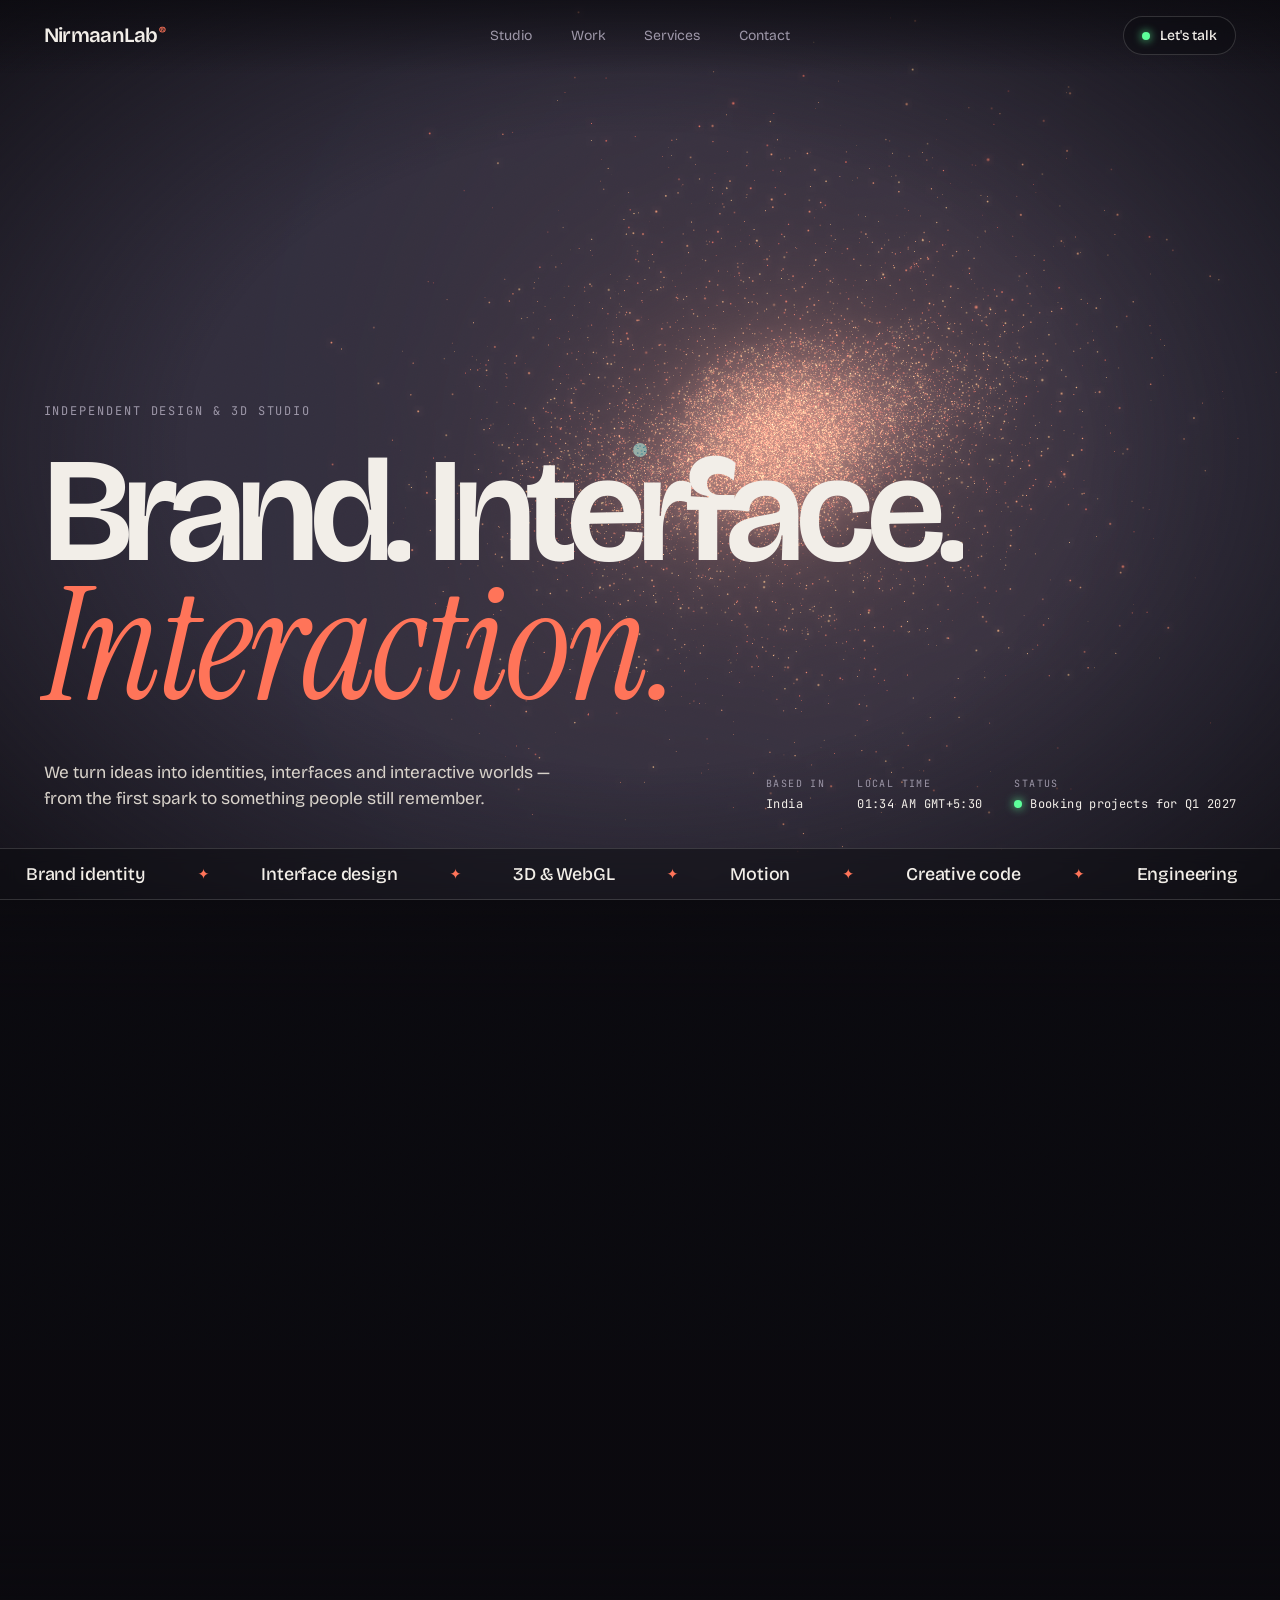
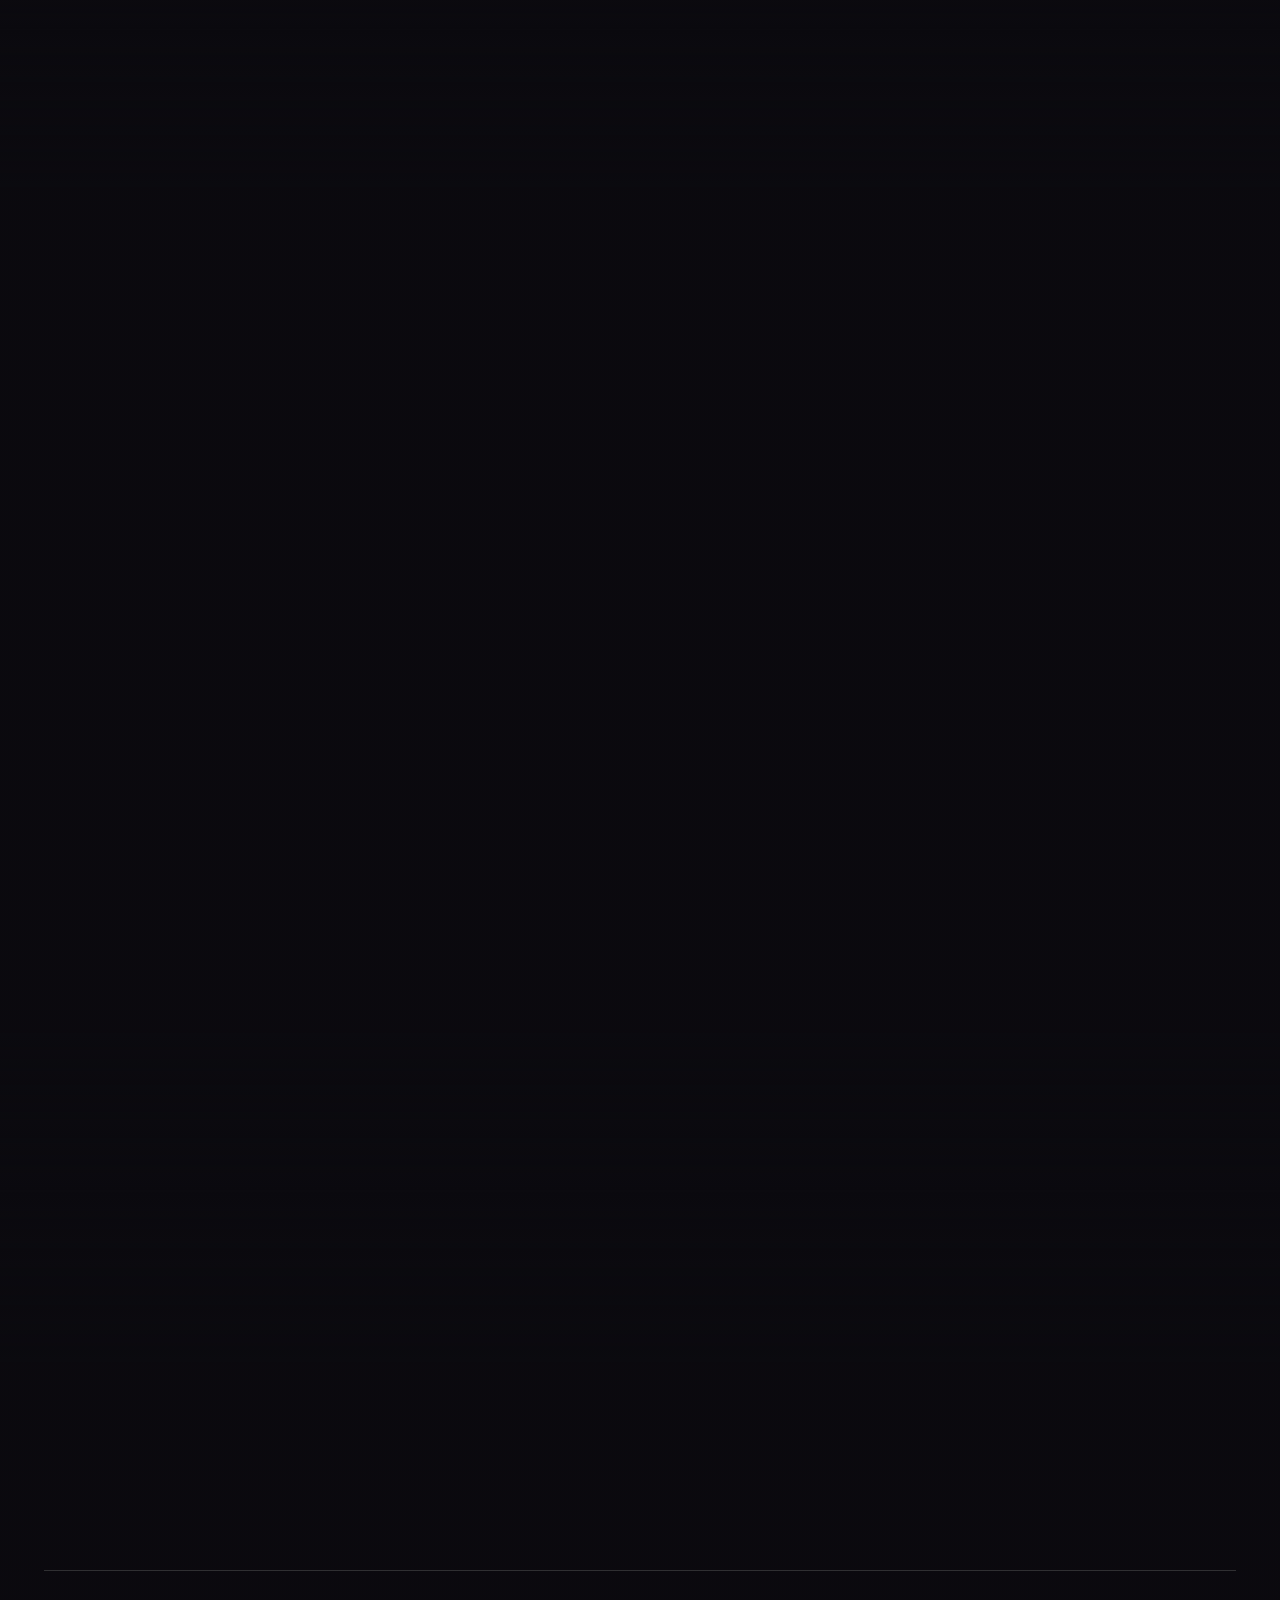
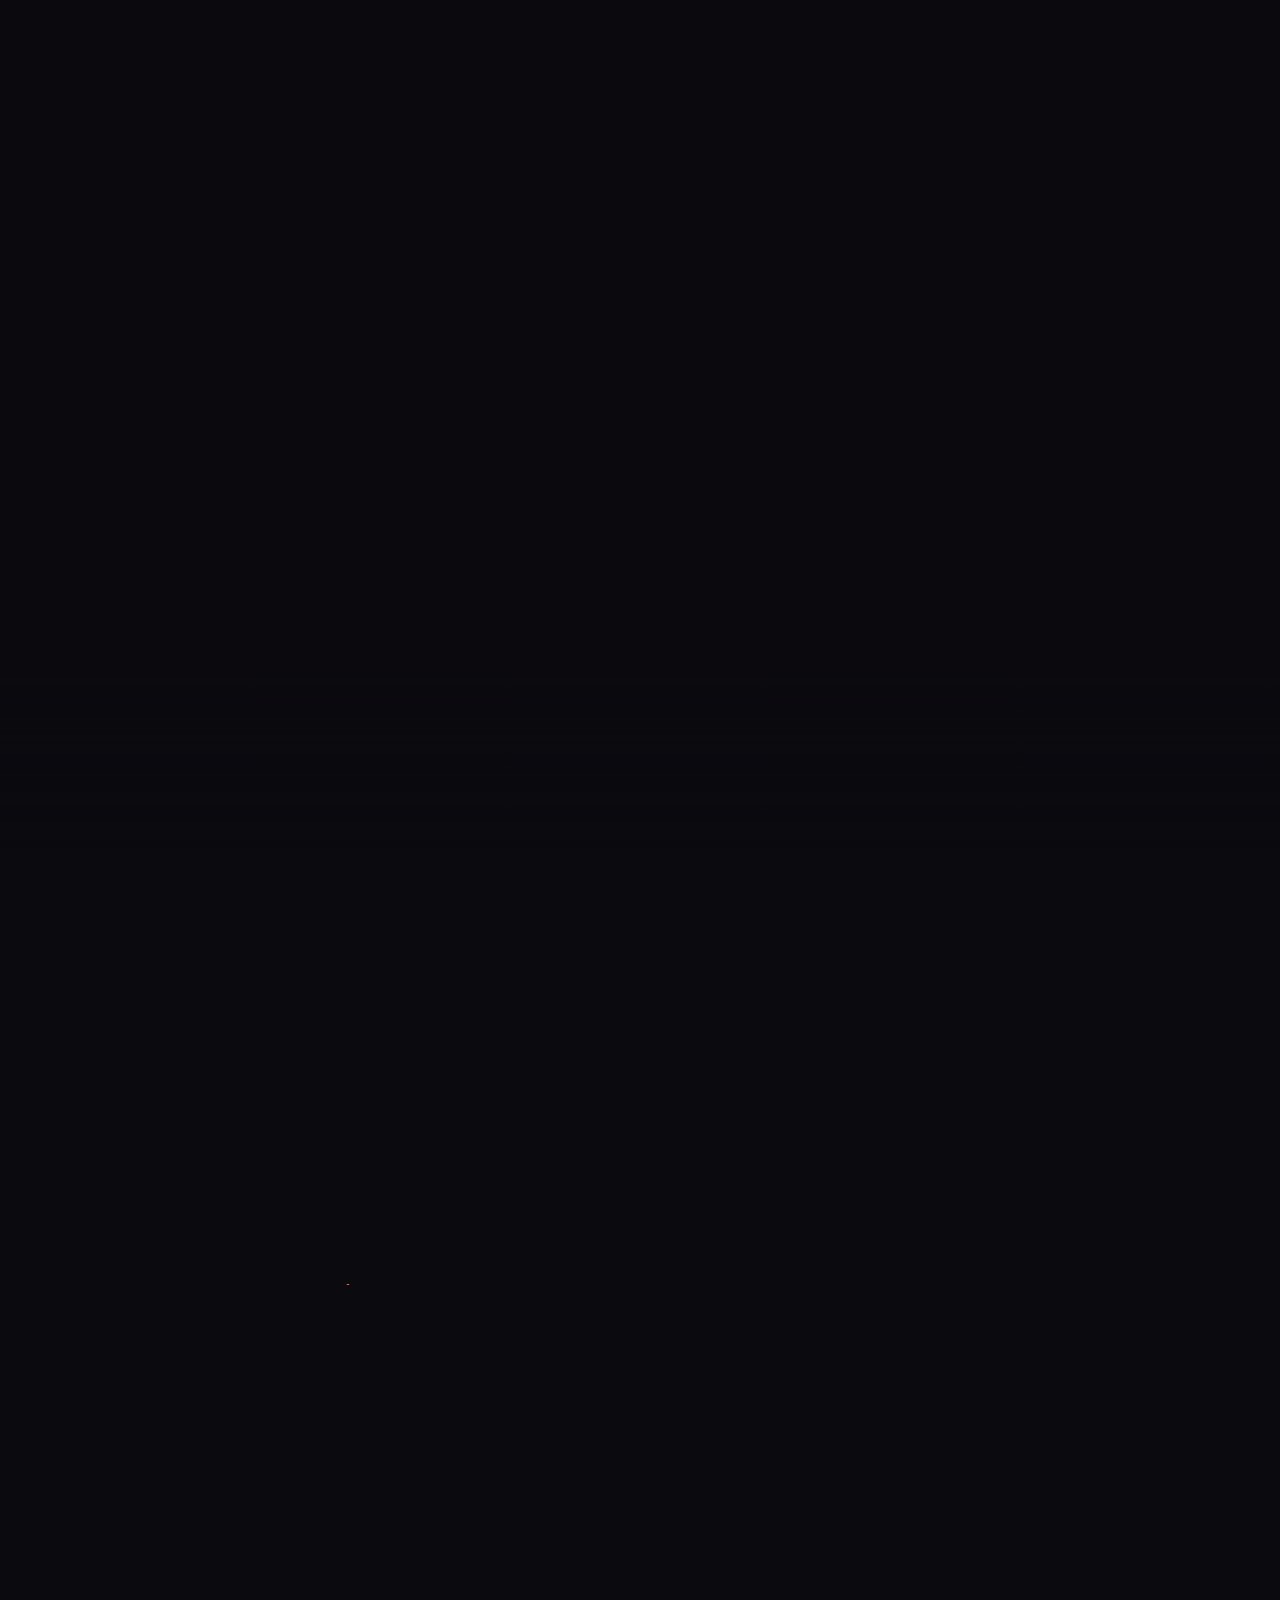
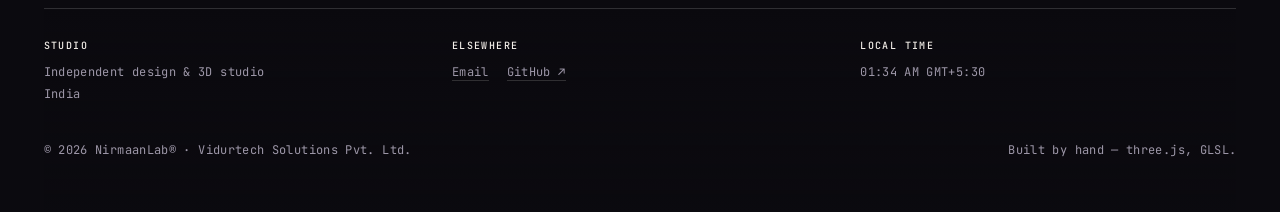
<file: index.html>
<!doctype html>
<html lang="en">
<head>
<meta charset="utf-8">
<meta name="viewport" content="width=device-width, initial-scale=1, viewport-fit=cover">
<title>NirmaanLab — Design Studio</title>
<meta name="description" content="NirmaanLab is an independent design studio: brand identity, interface design, 3D, motion, creative code and engineering.">
<meta name="theme-color" content="#0b0a0f">
<link rel="preconnect" href="https://fonts.googleapis.com">
<link rel="preconnect" href="https://fonts.gstatic.com" crossorigin>
<link href="https://fonts.googleapis.com/css2?family=Bricolage+Grotesque:opsz,wght@12..96,400;12..96,600;12..96,700&family=Instrument+Serif:ital@0;1&family=JetBrains+Mono:wght@400;500&display=swap" rel="stylesheet">
<link rel="stylesheet" href="./styles.css">
</head>
<body class="is-loading">
<canvas id="stage" aria-hidden="true"></canvas>
<div class="vignette" aria-hidden="true"></div>
<div class="grain" aria-hidden="true"></div>
<div id="cursor" aria-hidden="true"><i></i></div>

<header class="top">
  <a class="brand" href="#top" data-go="0" aria-label="NirmaanLab — back to top">
    <span id="brandName">NirmaanLab</span><sup>®</sup>
  </a>
  <nav class="menu" aria-label="Sections">
    <a href="#studio" data-go="1">Studio</a>
    <a href="#work" data-go="2">Work</a>
    <a href="#services" data-go="3">Services</a>
    <a href="#contact" data-go="4">Contact</a>
  </nav>
  <a class="pill magnetic" href="#contact" data-go="4"><span class="live-dot"></span><span>Let's talk</span></a>
</header>

<div class="counter mono" aria-hidden="true"><b id="chNum">01</b> / 05 <em id="chName">Intro</em></div>

<main id="top">

  <!-- 01 · INTRO -->
  <section class="chapter c-hero" id="intro" data-idx="0">
    <div class="hero-main">
      <p class="kicker rv mono" id="descriptor">Independent design &amp; 3D studio</p>
      <h1 class="mega" data-split>Brand. Interface. <em>Interaction.</em></h1>
    </div>
    <div class="hero-meta rv">
      <p class="lede">We turn ideas into identities, interfaces and interactive worlds — from the first spark to something people still remember.</p>
      <dl class="facts mono">
        <div><dt>Based in</dt><dd id="fLoc">—</dd></div>
        <div><dt>Local time</dt><dd id="fTime">—</dd></div>
        <div><dt>Status</dt><dd id="fAvail"><span class="live-dot"></span><span id="fAvailT">Available</span></dd></div>
      </dl>
    </div>
    <div class="ticker" aria-hidden="true"><div class="ticker-in" id="ticker"></div></div>
  </section>

  <!-- 02 · STUDIO -->
  <section class="chapter c-studio" id="studio" data-idx="1">
    <div class="wrap">
      <p class="kicker rv mono"><span>(01)</span> Studio</p>
      <h2 class="statement" data-split>We believe a site is a sequence, and the best ones leave a <em>feeling.</em> So we design the whole journey: who you are, how it looks, how it moves and why people act.</h2>
      <ol class="process" aria-label="How we work">
        <li class="rv"><span class="mono">01</span><b>Brand</b><p>Find the idea and the voice. Decide who you are before deciding how you look.</p></li>
        <li class="rv"><span class="mono">02</span><b>Interface</b><p>Make it beautiful and obvious. Type, layout, colour and system.</p></li>
        <li class="rv"><span class="mono">03</span><b>Interaction</b><p>Make it alive. Motion, 3D and small details people want to touch.</p></li>
        <li class="rv"><span class="mono">04</span><b>Conversion</b><p>Make acting on it inevitable. Clear paths, fast pages, measurable results.</p></li>
      </ol>
      <p class="note rv mono">TODO — replace the statement above and these four steps with your own philosophy and process.</p>
    </div>
  </section>

  <!-- 03 · WORK -->
  <section class="chapter c-work" id="work" data-idx="2">
    <div class="wrap">
      <div class="sec-head">
        <p class="kicker rv mono"><span>(02)</span> Selected work</p>
        <h2 class="display" id="workTitle" data-split>Work we're <em>proud</em> of.</h2>
        <p class="lede rv" id="workIntro" hidden></p>
      </div>
      <ul class="cases" id="projects"></ul>
    </div>
  </section>

  <!-- 04 · SERVICES -->
  <section class="chapter c-services" id="services" data-idx="3">
    <div class="wrap">
      <div class="sec-head">
        <p class="kicker rv mono"><span>(03)</span> Services</p>
        <h2 class="display" data-split>Design + 3D + motion + code + <em>engineering.</em></h2>
      </div>
      <ul class="svc" id="disc"></ul>
      <p class="hint mono rv"><span class="hint-dot"></span>click anywhere for a shockwave</p>
    </div>
  </section>

  <!-- 05 · CONTACT -->
  <section class="chapter c-contact" id="contact" data-idx="4">
    <div class="wrap">
      <p class="kicker rv mono"><span>(04)</span> Contact</p>
      <p class="you rv mono" id="you"></p>
      <h2 class="mega small" data-split>Let's make something people <em>remember.</em></h2>
      <a class="bigmail magnetic rv" id="mailBig" href="mailto:"><span id="mailText"></span><i>↗</i></a>
      <div class="row rv">
        <a class="btn lg magnetic" id="mailBtn" href="mailto:"><span>Start a project</span><i>→</i></a>
        <span class="star-hint mono"><span class="hint-dot"></span>click the sky to leave a star — it stays <button class="ghost mono" id="clearStars" hidden>forget my stars</button></span>
      </div>
    </div>
    <footer class="foot mono">
      <div><b>Studio</b><span id="fStudio"></span><span id="fLoc2"></span></div>
      <div><b>Elsewhere</b><span id="links"></span></div>
      <div><b>Local time</b><span id="fTime2">—</span></div>
      <div class="end"><span>© <span id="yr"></span> <span id="fBrand">NirmaanLab</span>® · <span id="fCompany"></span></span><span>Built by hand — three.js, GLSL.</span></div>
    </footer>
  </section>

</main>

<script type="importmap">
{"imports":{"three":"./vendor/three.module.js","three/addons/":"./vendor/addons/"}}
</script>
<script type="module" src="./main.js"></script>
</body>
</html>
</file>
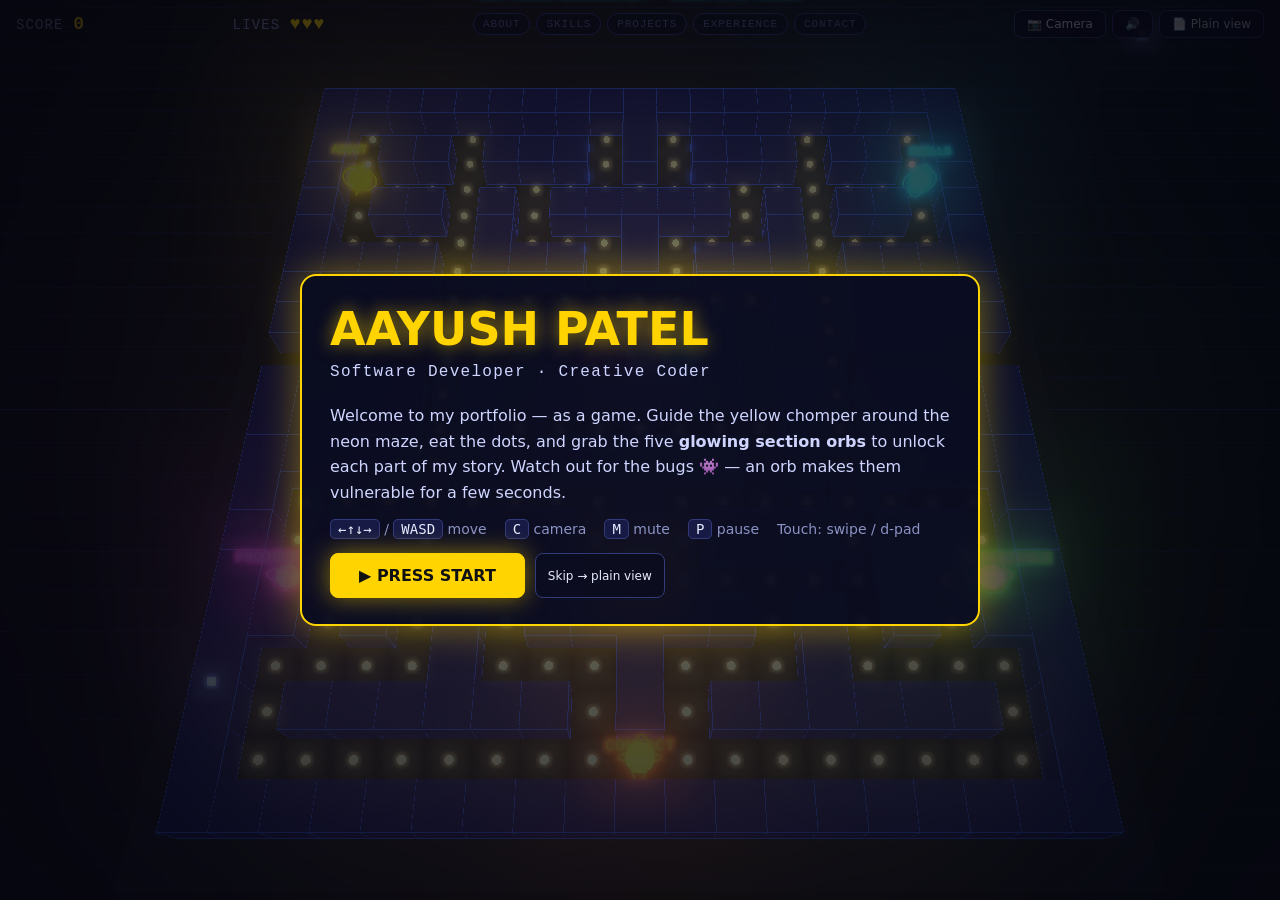
<file: quest/index.html>
<!doctype html>
<html lang="en">
<head>
<meta charset="utf-8">
<meta name="viewport" content="width=device-width, initial-scale=1, maximum-scale=1, user-scalable=no">
<title>Aayush Patel — Portfolio Quest</title>
<meta name="description" content="A 3D Pac-Man style portfolio game. Eat the glowing orbs to unlock each section.">
<style>
  :root{
    --bg:#05060f; --ink:#e8ecff; --dim:#8b93c4; --yellow:#ffd400; --cyan:#27e8ff; --pink:#ff4fd8; --panel:rgba(10,12,32,.92);
  }
  *{box-sizing:border-box}
  html,body{margin:0;height:100%;background:var(--bg);color:var(--ink);font-family:"Trebuchet MS",system-ui,sans-serif;overflow:hidden;touch-action:none;user-select:none}
  canvas#stage{position:fixed;inset:0;width:100%;height:100%;display:block}
  .mono{font-family:"Courier New",ui-monospace,monospace;letter-spacing:.08em}

  #hud{position:fixed;top:0;left:0;right:0;display:flex;gap:12px;align-items:center;justify-content:space-between;padding:10px 16px;pointer-events:none;flex-wrap:wrap}
  #hud>*{pointer-events:auto}
  .stat{font-size:14px;color:var(--dim)} .stat b{color:var(--yellow);font-size:18px}
  #chips{display:flex;gap:6px;flex-wrap:wrap}
  .chip{font-size:11px;padding:4px 9px;border-radius:99px;border:1px solid #333a7a;color:#5a6296;background:rgba(10,12,32,.6);transition:.3s}
  .chip.on{color:#05060f;border-color:transparent;font-weight:700;box-shadow:0 0 14px currentColor}
  #btns{display:flex;gap:6px}
  button{font:inherit;cursor:pointer}
  .btn{background:var(--panel);color:var(--ink);border:1px solid #333a7a;border-radius:8px;padding:6px 12px;font-size:12px}
  .btn:hover{border-color:var(--cyan);color:var(--cyan)}
  .btn.primary{background:var(--yellow);color:#111;border-color:var(--yellow);font-weight:700;font-size:16px;padding:12px 28px;box-shadow:0 0 24px rgba(255,212,0,.5)}
  .btn.primary:hover{color:#111;transform:scale(1.04)}

  .overlay{position:fixed;inset:0;display:none;align-items:center;justify-content:center;padding:16px;background:radial-gradient(circle at 50% 40%,rgba(5,6,15,.55),rgba(5,6,15,.9))}
  .overlay.show{display:flex}
  .card{width:min(680px,100%);max-height:88vh;overflow:auto;background:var(--panel);border:2px solid var(--accent,var(--cyan));border-radius:16px;padding:26px 28px;box-shadow:0 0 40px color-mix(in srgb,var(--accent,var(--cyan)) 45%,transparent);user-select:text;touch-action:pan-y}
  .card h1{margin:0 0 4px;font-size:clamp(28px,6vw,46px);color:var(--yellow);text-shadow:0 0 18px rgba(255,212,0,.6)}
  .card h2{margin:0 0 10px;color:var(--accent,var(--cyan))}
  .card p,.card li{line-height:1.6;color:#cfd5ff}
  .card a{color:var(--cyan)}
  .tag{display:inline-block;margin:3px 4px 3px 0;padding:3px 10px;border-radius:99px;background:#161a45;border:1px solid #333a7a;font-size:13px}
  .proj{border-left:3px solid var(--accent,var(--cyan));padding:2px 0 2px 12px;margin:12px 0}
  .proj b{color:#fff}
  .sub{color:var(--dim);margin:0 0 18px}
  .keys{display:flex;gap:18px;flex-wrap:wrap;margin:16px 0;color:var(--dim);font-size:14px}
  kbd{background:#161a45;border:1px solid #333a7a;border-radius:5px;padding:1px 7px;color:var(--ink)}
  .row{display:flex;gap:10px;flex-wrap:wrap;margin-top:16px}

  #dpad{position:fixed;right:14px;bottom:14px;display:none;grid-template-columns:repeat(3,56px);grid-template-rows:repeat(3,56px);gap:6px}
  #dpad button{background:rgba(10,12,32,.75);border:1px solid #333a7a;color:var(--ink);border-radius:12px;font-size:22px}
  #dpad .u{grid-area:1/2}#dpad .l{grid-area:2/1}#dpad .r{grid-area:2/3}#dpad .d{grid-area:3/2}
  @media (pointer:coarse){#dpad{display:grid}}
  #toast{position:fixed;left:50%;bottom:8%;transform:translateX(-50%);background:var(--panel);border:1px solid var(--yellow);padding:8px 18px;border-radius:99px;font-size:14px;opacity:0;transition:opacity .3s;pointer-events:none;white-space:nowrap}
  #toast.show{opacity:1}
  #loading{position:fixed;inset:0;display:flex;align-items:center;justify-content:center;background:var(--bg);z-index:9;color:var(--yellow)}
</style>
</head>
<body>
<canvas id="stage"></canvas>

<div id="hud">
  <div class="stat mono">SCORE <b id="score">0</b></div>
  <div class="stat mono">LIVES <b id="lives">3</b></div>
  <div id="chips"></div>
  <div id="btns">
    <button class="btn" id="btnCam" title="Camera (C)">📷 Camera</button>
    <button class="btn" id="btnMute" title="Sound (M)">🔊</button>
    <button class="btn" id="btnPlain" title="Skip the game">📄 Plain view</button>
  </div>
</div>

<div id="dpad"><button class="u" data-d="up">▲</button><button class="l" data-d="left">◀</button><button class="r" data-d="right">▶</button><button class="d" data-d="down">▼</button></div>
<div id="toast"></div>
<div id="loading" class="mono">LOADING…</div>

<div id="start" class="overlay show">
  <div class="card" style="--accent:var(--yellow)">
    <h1 id="heroName">AAYUSH PATEL</h1>
    <p class="sub mono" id="heroRole"></p>
    <p>Welcome to my portfolio — as a game. Guide the yellow chomper around the neon maze, eat the dots, and
       grab the five <b>glowing section orbs</b> to unlock each part of my story. Watch out for the bugs 👾 —
       an orb makes them vulnerable for a few seconds.</p>
    <div class="keys"><span><kbd>←↑↓→</kbd> / <kbd>WASD</kbd> move</span><span><kbd>C</kbd> camera</span><span><kbd>M</kbd> mute</span><span><kbd>P</kbd> pause</span><span>Touch: swipe / d-pad</span></div>
    <div class="row"><button class="btn primary" id="btnStart">▶ PRESS START</button><button class="btn" id="btnPlain2">Skip → plain view</button></div>
  </div>
</div>

<div id="panel" class="overlay"><div class="card" id="panelCard"></div></div>
<div id="plain" class="overlay"><div class="card" id="plainCard" style="--accent:var(--pink)"></div></div>
<div id="end" class="overlay"><div class="card" id="endCard" style="--accent:var(--yellow)"></div></div>

<script type="importmap">
{"imports":{"three":"../vendor/three.module.js","three/addons/":"../vendor/addons/"}}
</script>
<script type="module" src="./main.js"></script>
</body>
</html>
</file>
<file: styles.css>
:root{
  --bg:#0b0a0f; --ink:#f2eee8; --dim:#9d97a8; --line:rgba(242,238,232,.16);
  --a:#ff7a3c; /* accent — driven by the 3D world per chapter */
  --display:"Bricolage Grotesque","Helvetica Neue",Arial,system-ui,sans-serif;
  --serif:"Instrument Serif",Georgia,"Times New Roman",serif;
  --mono:"JetBrains Mono",ui-monospace,Menlo,Consolas,monospace;
  --pad:clamp(18px,3.4vw,52px);
}
*{box-sizing:border-box}
html{background:var(--bg)}
body{margin:0;background:var(--bg);color:var(--ink);font-family:var(--display);font-weight:400;-webkit-font-smoothing:antialiased;overflow-x:hidden}
.mono{font-family:var(--mono);letter-spacing:.03em}
a{color:inherit}
::selection{background:var(--a);color:#000}
:focus-visible{outline:2px solid var(--a);outline-offset:3px}

canvas#stage{position:fixed;inset:0;width:100%;height:100%;display:block;z-index:0}
.vignette{position:fixed;inset:0;z-index:1;pointer-events:none;background:radial-gradient(ellipse at 50% 50%,transparent 50%,rgba(11,10,15,.8) 100%)}
.grain{position:fixed;inset:-50%;z-index:2;pointer-events:none;opacity:.06;mix-blend-mode:overlay;
  background-image:url("data:image/svg+xml,%3Csvg xmlns='http://www.w3.org/2000/svg' width='160' height='160'%3E%3Cfilter id='n'%3E%3CfeTurbulence type='fractalNoise' baseFrequency='.9' numOctaves='2' stitchTiles='stitch'/%3E%3C/filter%3E%3Crect width='100%25' height='100%25' filter='url(%23n)'/%3E%3C/svg%3E");
  animation:grain 1.2s steps(6) infinite}
@keyframes grain{0%{transform:translate(0,0)}20%{transform:translate(-3%,2%)}40%{transform:translate(2%,-3%)}60%{transform:translate(-2%,-1%)}80%{transform:translate(3%,3%)}100%{transform:translate(0,0)}}

/* cursor */
#cursor{position:fixed;left:0;top:0;z-index:50;pointer-events:none;display:none;mix-blend-mode:difference}
#cursor i{display:block;width:14px;height:14px;margin:-7px 0 0 -7px;border-radius:50%;background:#fff;transition:transform .25s cubic-bezier(.2,.8,.2,1)}
#cursor.big i{transform:scale(3.2)}
@media (hover:hover) and (pointer:fine){
  body.has-cursor,body.has-cursor a,body.has-cursor button{cursor:none}
  body.has-cursor #cursor{display:block}
}

/* header */
.top{position:fixed;z-index:20;top:0;left:0;right:0;display:grid;grid-template-columns:1fr auto 1fr;align-items:center;gap:16px;padding:calc(16px + env(safe-area-inset-top)) var(--pad) 18px;
  background:linear-gradient(rgba(11,10,15,.7),transparent)}
.brand{text-decoration:none;font-weight:600;font-size:clamp(18px,1.6vw,22px);letter-spacing:-.03em;justify-self:start}
.brand sup{font-size:.5em;margin-left:2px;color:var(--a);vertical-align:top;position:relative;top:.1em}
.menu{display:flex;gap:clamp(18px,3vw,44px);font-size:14px}
.menu a{text-decoration:none;position:relative;padding:4px 0;color:var(--dim);transition:color .3s}
.menu a::after{content:"";position:absolute;left:0;right:0;bottom:0;height:1px;background:var(--a);transform:scaleX(0);transform-origin:left;transition:transform .4s cubic-bezier(.2,.8,.2,1)}
.menu a:hover,.menu a.on{color:var(--ink)} .menu a:hover::after,.menu a.on::after{transform:scaleX(1)}
.pill{display:inline-flex;gap:10px;align-items:center;text-decoration:none;padding:10px 18px;border:1px solid var(--line);border-radius:99px;font-size:14px;font-weight:500;justify-self:end;backdrop-filter:blur(10px);background:rgba(11,10,15,.4);transition:border-color .3s,background .3s,color .3s}
.pill:hover{background:var(--ink);color:#0b0a10;border-color:var(--ink)}
.live-dot{width:8px;height:8px;border-radius:50%;background:#5dff9a;box-shadow:0 0 10px #5dff9a;animation:pulse 2s ease-in-out infinite;flex:none}
@keyframes pulse{50%{transform:scale(.55);opacity:.55}}
.counter{display:none;position:fixed;z-index:20;right:var(--pad);bottom:calc(16px + env(safe-area-inset-bottom));font-size:12px;color:var(--dim);mix-blend-mode:difference}
.counter b{color:var(--ink);font-weight:500}
.counter em{font-style:normal;margin-left:8px;color:var(--a)}

/* sections */
.chapter{position:relative;z-index:5;padding:0 var(--pad)}
.wrap{max-width:1500px;margin:0 auto;width:100%}
.c-studio,.c-work,.c-services{padding-block:clamp(90px,14vh,170px);background:linear-gradient(rgba(11,10,15,0),rgba(11,10,15,.62) 14%,rgba(11,10,15,.62) 86%,rgba(11,10,15,0))}
.kicker{margin:0 0 clamp(18px,3vh,32px);color:var(--dim);font-size:12px;text-transform:uppercase;letter-spacing:.16em}
.kicker span{color:var(--a);margin-right:8px}
.mega{font-family:var(--display);font-weight:600;font-size:clamp(52px,11.6vw,210px);line-height:.88;letter-spacing:-.055em;margin:0}
.mega.small{font-size:clamp(46px,8.4vw,150px);margin-bottom:clamp(28px,5vh,56px)}
.display{font-family:var(--display);font-weight:600;font-size:clamp(38px,6vw,100px);line-height:.95;letter-spacing:-.045em;margin:0;max-width:16ch}
em{font-family:var(--serif);font-style:italic;font-weight:400;color:var(--a);letter-spacing:-.02em;transition:color .6s}
.mega em{font-size:1.06em}
.lede{font-size:clamp(16px,1.35vw,21px);line-height:1.5;color:#d8d2ca;margin:0;max-width:32rem}
.note{font-size:12px;line-height:1.6;color:var(--dim);border-left:1px solid var(--line);padding-left:14px;margin:36px 0 0;max-width:46rem}
.row{display:flex;flex-wrap:wrap;gap:18px 28px;align-items:center}
.hint,.star-hint{font-size:12px;color:var(--dim);display:inline-flex;align-items:center;gap:10px;flex-wrap:wrap}
.hint-dot{width:6px;height:6px;border-radius:50%;background:var(--a);animation:pulse 1.6s infinite;flex:none}

.btn{display:inline-flex;align-items:center;gap:12px;text-decoration:none;padding:15px 26px;border-radius:99px;background:var(--ink);color:#0b0a10;font-weight:600;font-size:15px;transition:background .3s,box-shadow .3s;will-change:transform}
.btn i{font-style:normal;transition:transform .3s}
.btn:hover{background:var(--a);box-shadow:0 0 50px color-mix(in srgb,var(--a) 55%,transparent)}
.btn:hover i{transform:translateX(4px)}
.btn.lg{padding:22px 38px;font-size:clamp(16px,1.6vw,22px)}

/* hero */
.c-hero{min-height:100vh;min-height:100svh;display:flex;flex-direction:column;justify-content:flex-end;padding-top:14vh;padding-bottom:0}
.hero-main{padding-bottom:clamp(24px,5vh,56px)}
.hero-main .mega{max-width:11ch}
.hero-meta{display:grid;grid-template-columns:minmax(0,1fr) minmax(0,1.1fr);gap:24px 48px;align-items:end;padding-bottom:clamp(24px,4vh,44px)}
.facts{display:grid;grid-template-columns:repeat(3,auto);gap:16px 32px;justify-content:end;margin:0;font-size:12px}
.facts dt{color:var(--dim);text-transform:uppercase;letter-spacing:.14em;font-size:10px;margin-bottom:6px}
.facts dd{margin:0;display:flex;align-items:center;gap:8px}
.ticker{margin:0 calc(var(--pad) * -1);border-block:1px solid var(--line);overflow:hidden;background:rgba(11,10,15,.5);backdrop-filter:blur(8px)}
.ticker-in{display:flex;width:max-content;animation:tick 38s linear infinite}
.ticker-in span{padding:14px 26px;font:500 clamp(14px,1.4vw,18px) var(--display);letter-spacing:-.01em;white-space:nowrap;display:flex;align-items:center;gap:52px}
.ticker-in span::after{content:"✦";color:var(--a);font-size:.8em}
@keyframes tick{to{transform:translateX(-50%)}}

/* studio */
.statement{font-family:var(--display);font-weight:500;font-size:clamp(26px,3.7vw,60px);line-height:1.1;letter-spacing:-.03em;margin:0 0 clamp(50px,9vh,110px);max-width:24em}
.statement em{font-size:1.04em}
.process{list-style:none;margin:0;padding:0;display:grid;grid-template-columns:repeat(4,minmax(0,1fr));gap:0 clamp(16px,2.4vw,40px)}
.process li{border-top:1px solid var(--line);padding-top:18px;position:relative}
.process li::before{content:"";position:absolute;top:-3px;left:0;width:5px;height:5px;border-radius:50%;background:var(--a)}
.process .mono{font-size:11px;color:var(--a)}
.process b{display:block;font:600 clamp(24px,2.6vw,40px)/1 var(--display);letter-spacing:-.04em;margin:10px 0 12px}
.process p{margin:0;font-size:14.5px;line-height:1.55;color:var(--dim);max-width:22rem}

/* section heads */
.sec-head{display:flex;flex-direction:column;margin-bottom:clamp(36px,7vh,80px)}

/* work */
.cases{list-style:none;margin:0;padding:0;display:grid;grid-template-columns:repeat(12,minmax(0,1fr));gap:clamp(36px,6vw,90px) clamp(16px,2vw,32px)}
.cases li{grid-column:span 6}
.cases li:nth-child(4n+1){grid-column:span 7}
.cases li:nth-child(4n+2){grid-column:span 5;margin-top:clamp(0px,9vw,150px)}
.cases li:nth-child(4n+3){grid-column:span 5}
.cases li:nth-child(4n+4){grid-column:span 7;margin-top:clamp(0px,-1vw,0px)}
.case{display:block;text-decoration:none}
.tile{position:relative;aspect-ratio:4/3;border-radius:6px;overflow:hidden;background:#15131c;isolation:isolate}
.tile .blob{position:absolute;border-radius:50%;filter:blur(36px);opacity:.95;transition:transform 1.2s cubic-bezier(.2,.8,.2,1)}
.tile .b1{width:70%;aspect-ratio:1;left:-10%;top:-20%;background:hsl(var(--h) 95% 58%);animation:drift 14s ease-in-out infinite alternate}
.tile .b2{width:60%;aspect-ratio:1;right:-12%;bottom:-25%;background:hsl(calc(var(--h) + 70) 90% 55%);animation:drift 18s ease-in-out infinite alternate-reverse}
.tile .b3{width:34%;aspect-ratio:1;left:38%;top:30%;background:hsl(calc(var(--h) + 20) 100% 80%);opacity:.7;animation:drift 11s ease-in-out infinite alternate}
@keyframes drift{to{transform:translate(14%,10%) scale(1.15)}}
.tile::after{content:"";position:absolute;inset:0;z-index:1;background:radial-gradient(ellipse at 50% 120%,rgba(0,0,0,.55),transparent 60%);}
.tile .no{position:absolute;z-index:2;left:20px;top:16px;font:12px var(--mono);color:rgba(255,255,255,.85);mix-blend-mode:overlay}
.tile .view{position:absolute;z-index:2;right:18px;bottom:18px;padding:10px 16px;border-radius:99px;background:var(--ink);color:#0b0a10;font:500 13px var(--display);transform:translateY(14px) scale(.9);opacity:0;transition:.5s cubic-bezier(.2,.8,.2,1)}
.case:hover .view,.case:focus-visible .view{transform:none;opacity:1}
.case:hover .b1{transform:translate(12%,8%) scale(1.25)} .case:hover .b2{transform:translate(-10%,-8%) scale(1.2)}
.cap{display:grid;grid-template-columns:1fr auto;gap:4px 16px;align-items:baseline;padding-top:18px}
.cap h3{margin:0;font:600 clamp(26px,3.2vw,50px)/1 var(--display);letter-spacing:-.045em;transition:color .3s}
.case:hover .cap h3{color:var(--a)}
.cap .y{font:12px var(--mono);color:var(--dim)}
.cap .k{grid-column:1/-1;font:11px var(--mono);color:var(--a);text-transform:uppercase;letter-spacing:.12em}
.cap p{grid-column:1/-1;margin:6px 0 0;color:#cfc8c0;font-size:15px;line-height:1.5;max-width:34rem}

/* services */
.svc{list-style:none;margin:0;padding:0;border-top:1px solid var(--line)}
.svc li{display:grid;grid-template-columns:3.5rem minmax(0,1.3fr) minmax(0,1fr) minmax(0,1fr);gap:8px 24px;align-items:baseline;padding:clamp(18px,3vh,30px) 0;border-bottom:1px solid var(--line);position:relative;transition:padding .5s cubic-bezier(.2,.8,.2,1),background .4s}
.svc li:hover,.svc li.hot{padding-left:clamp(10px,1.6vw,26px);background:linear-gradient(90deg,rgba(255,255,255,.05),transparent)}
.svc .n{font:12px var(--mono);color:var(--dim)}
.svc b{font:600 clamp(30px,4.6vw,76px)/1 var(--display);letter-spacing:-.05em;transition:color .35s,font-style .2s}
.svc li:hover b,.svc li.hot b{color:var(--a)}
.svc p{margin:0;color:var(--dim);font-size:15px;line-height:1.5}
.svc ul{list-style:none;margin:0;padding:0;display:flex;flex-wrap:wrap;gap:6px}
.svc ul li{display:block;padding:4px 11px;border:1px solid var(--line);border-radius:99px;font:11px var(--mono);color:var(--dim);background:none;transition:none}
.svc ul li:hover{padding:4px 11px;background:none}
.c-services .hint{margin-top:28px}

/* contact */
.c-contact{padding-top:clamp(100px,16vh,190px);padding-bottom:0;min-height:100svh;display:flex;flex-direction:column;justify-content:space-between}
.you{font-size:12px;color:var(--dim);margin:0 0 22px}
.you b{color:var(--a);font-weight:500}
.bigmail{display:inline-flex;align-items:center;gap:.3em;text-decoration:none;font:600 clamp(20px,4.6vw,76px)/1.05 var(--display);letter-spacing:-.045em;border-bottom:2px solid var(--line);padding-bottom:.12em;margin-bottom:clamp(28px,5vh,56px);max-width:100%;overflow-wrap:anywhere;transition:color .3s,border-color .3s}
.bigmail i{font-style:normal;color:var(--a);transition:transform .4s}
.bigmail:hover{color:var(--a);border-color:var(--a)} .bigmail:hover i{transform:translate(6px,-6px)}
.ghost{all:unset;cursor:pointer;color:var(--dim);text-decoration:underline;text-underline-offset:3px;margin-left:10px}
.ghost[hidden]{display:none}
.foot{display:grid;grid-template-columns:repeat(3,minmax(0,1fr));gap:28px 32px;border-top:1px solid var(--line);padding:30px 0 calc(54px + env(safe-area-inset-bottom));margin-top:clamp(70px,12vh,150px);font-size:12px;color:var(--dim);background:linear-gradient(transparent,rgba(11,10,15,.6))}
.foot>div{display:flex;flex-direction:column;gap:6px;min-width:0}
.foot b{font-weight:500;color:var(--ink);text-transform:uppercase;letter-spacing:.14em;font-size:10px;margin-bottom:6px}
.foot a{text-decoration:none;border-bottom:1px solid var(--line);align-self:flex-start;overflow-wrap:anywhere;transition:.3s}
.foot a:hover{color:var(--a);border-color:var(--a)}
.foot #links{display:flex;flex-wrap:wrap;gap:8px 18px}
.foot .end{grid-column:1/-1;flex-direction:row;justify-content:space-between;flex-wrap:wrap;gap:8px 24px;padding-top:12px}

/* reveal */
.rv{opacity:0;transform:translateY(26px);transition:opacity .9s cubic-bezier(.2,.8,.2,1),transform .9s cubic-bezier(.2,.8,.2,1);transition-delay:var(--d,0s)}
.in .rv{opacity:1;transform:none}
[data-split] .w{display:inline-block;overflow:hidden;vertical-align:top;padding:.04em .02em .14em;margin:-.04em -.02em -.14em}
[data-split] .w>span{display:inline-block;transform:translateY(112%);transition:transform 1.1s cubic-bezier(.2,.8,.2,1);transition-delay:var(--d,0s)}
.in [data-split] .w>span{transform:none}
.cases li,.svc>li{opacity:0;transform:translateY(34px);transition:opacity .9s,transform .9s,padding .5s cubic-bezier(.2,.8,.2,1),background .4s;transition-delay:var(--d,0s),var(--d,0s),0s,0s}
.in .cases li,.in .svc>li{opacity:1;transform:none}

body.is-loading .top,body.is-loading .counter{opacity:0}
.top,.counter{transition:opacity 1.2s .4s}

body.no-gl{background:radial-gradient(ellipse at 70% 30%,#2a1626,var(--bg) 60%)}
@media (prefers-reduced-motion:reduce){
  .grain,.ticker-in,.live-dot,.hint-dot,.tile .blob{animation:none}
  .rv,[data-split] .w>span,.cases li,.svc>li{transition-duration:.01s}
}

@media (max-width:900px){
  .menu{display:none}
  .top{grid-template-columns:1fr auto}
  .hero-meta{grid-template-columns:1fr}
  .facts{justify-content:start}
  .process{grid-template-columns:repeat(2,minmax(0,1fr));gap:30px 20px}
  .cases{display:flex;flex-direction:column;gap:48px}
  .cases li,.cases li:nth-child(n){margin-top:0}
  .svc li{grid-template-columns:2.2rem minmax(0,1fr)}
  .svc p,.svc ul{grid-column:2/3}
  .foot{grid-template-columns:1fr 1fr}
  .counter{display:none}
  .mega{letter-spacing:-.05em}
}
@media (max-width:520px){
  .facts{grid-template-columns:1fr 1fr}
  .foot{grid-template-columns:1fr}
  .process{grid-template-columns:1fr}
}

/* coming-soon work */
.c-work .lede{margin-top:20px}
.cases.soon li,.cases.soon li:nth-child(n){grid-column:span 4;margin-top:0}
.cases.soon .tile{aspect-ratio:3/4;filter:saturate(.8)}
.cases.soon li:nth-child(2) .tile{filter:none}
.soon-tag{position:absolute;z-index:2;right:16px;top:14px;font-size:11px;letter-spacing:.1em;text-transform:uppercase;padding:5px 11px;border-radius:99px;border:1px solid rgba(255,255,255,.5);color:#fff;background:rgba(0,0,0,.25);backdrop-filter:blur(6px)}
@media (max-width:900px){.cases.soon .tile{aspect-ratio:4/3}}
</file>
